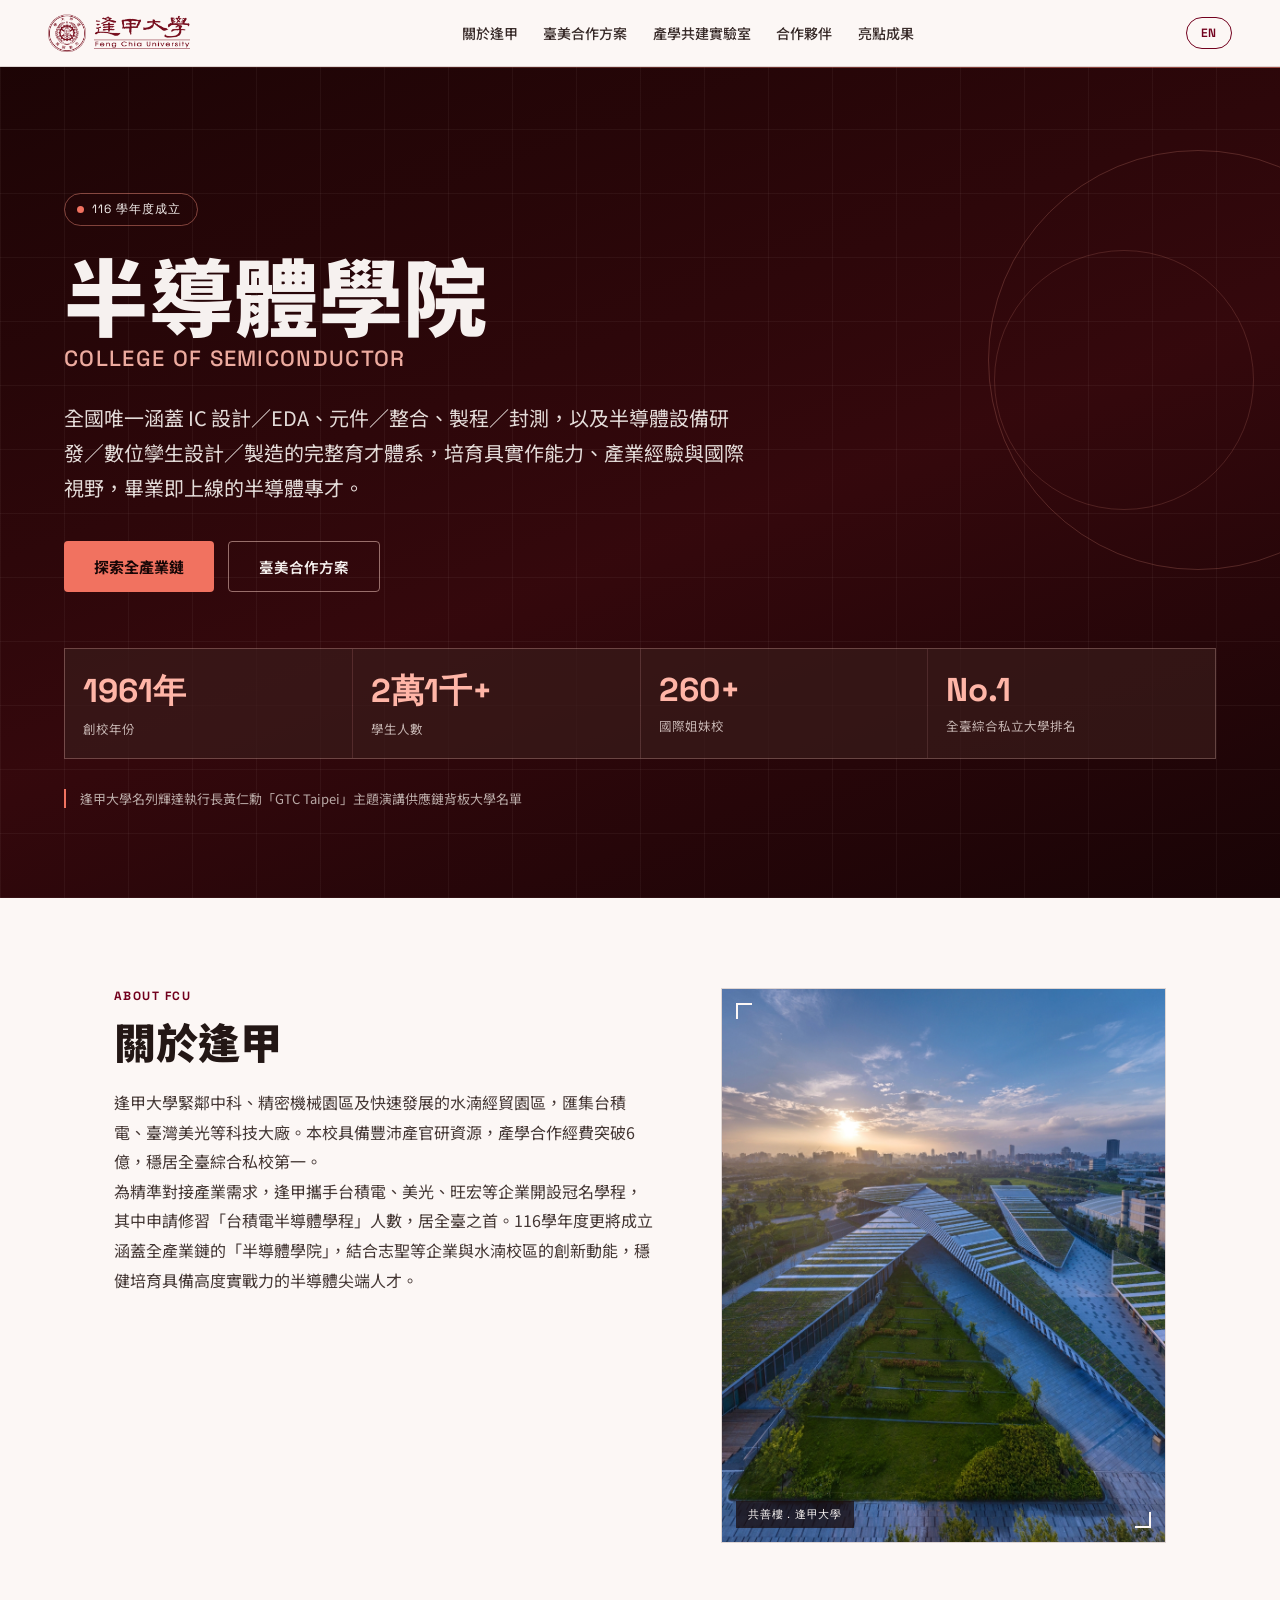
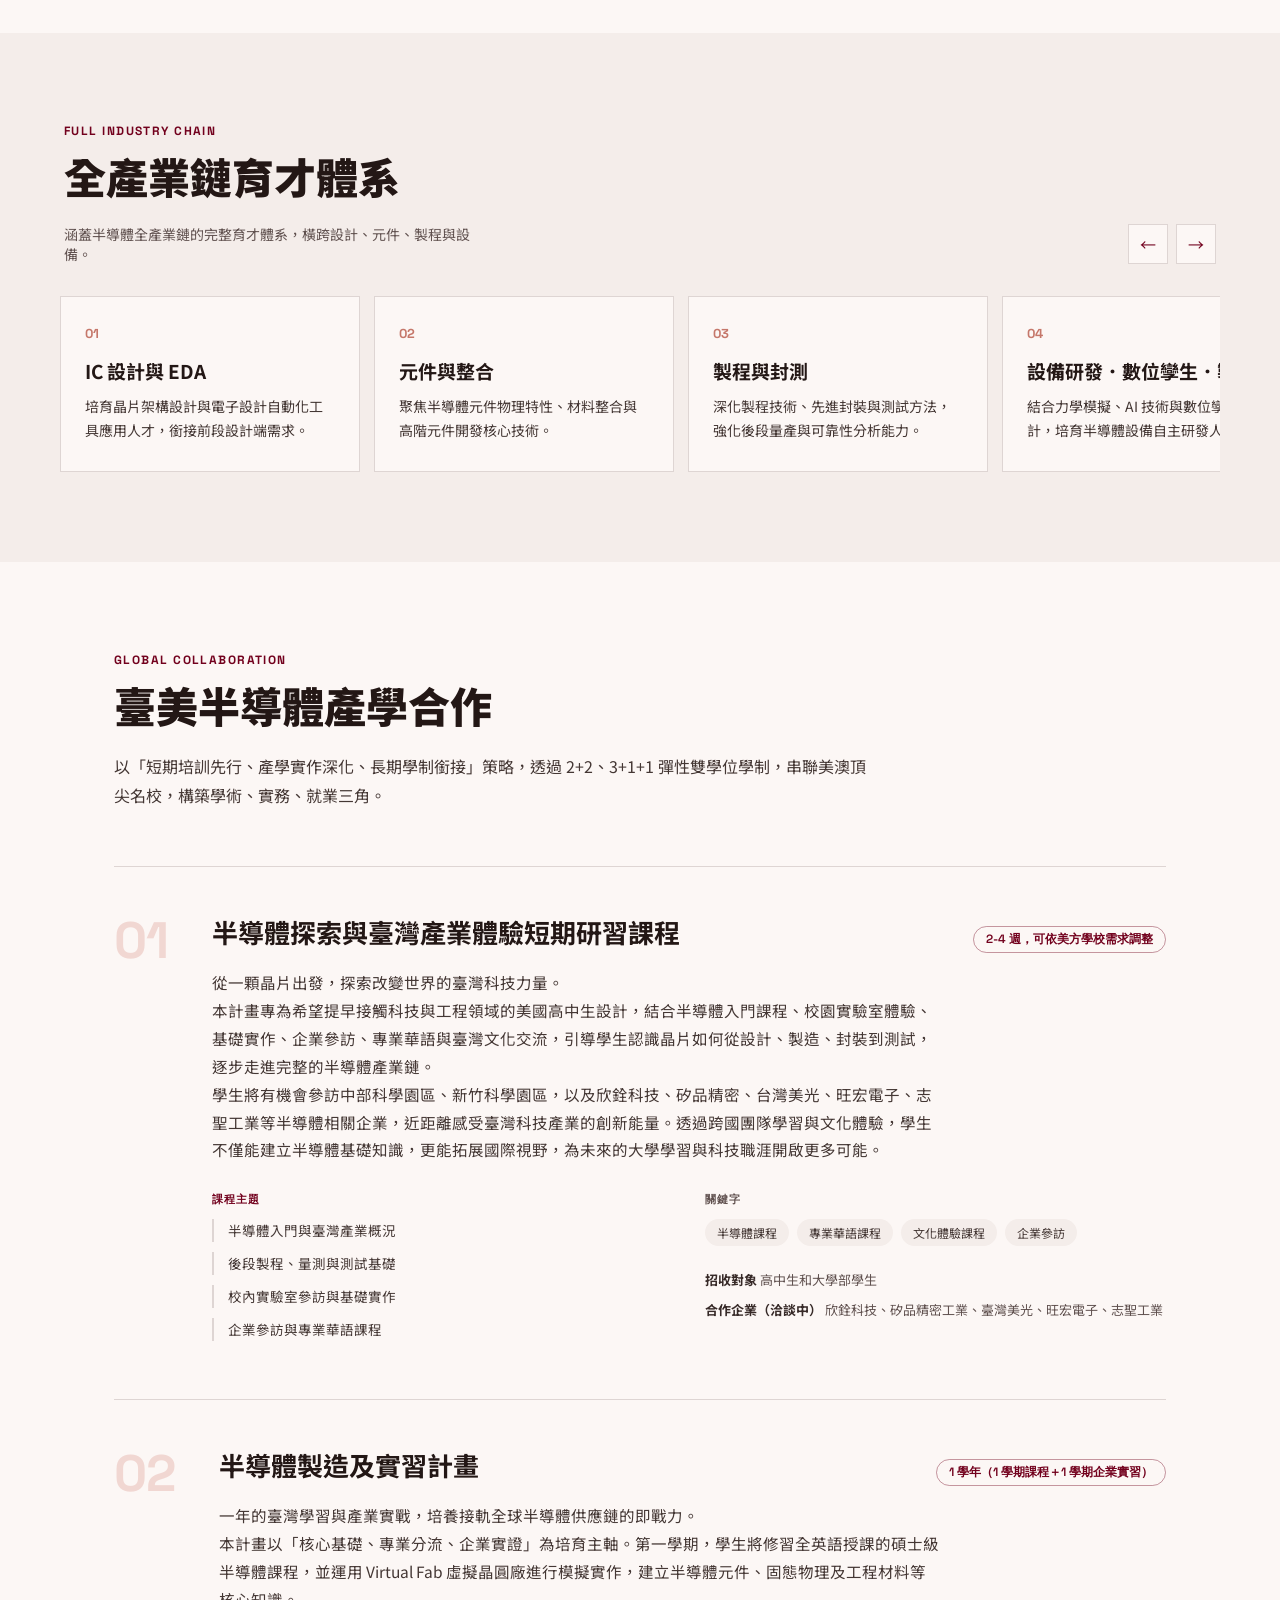
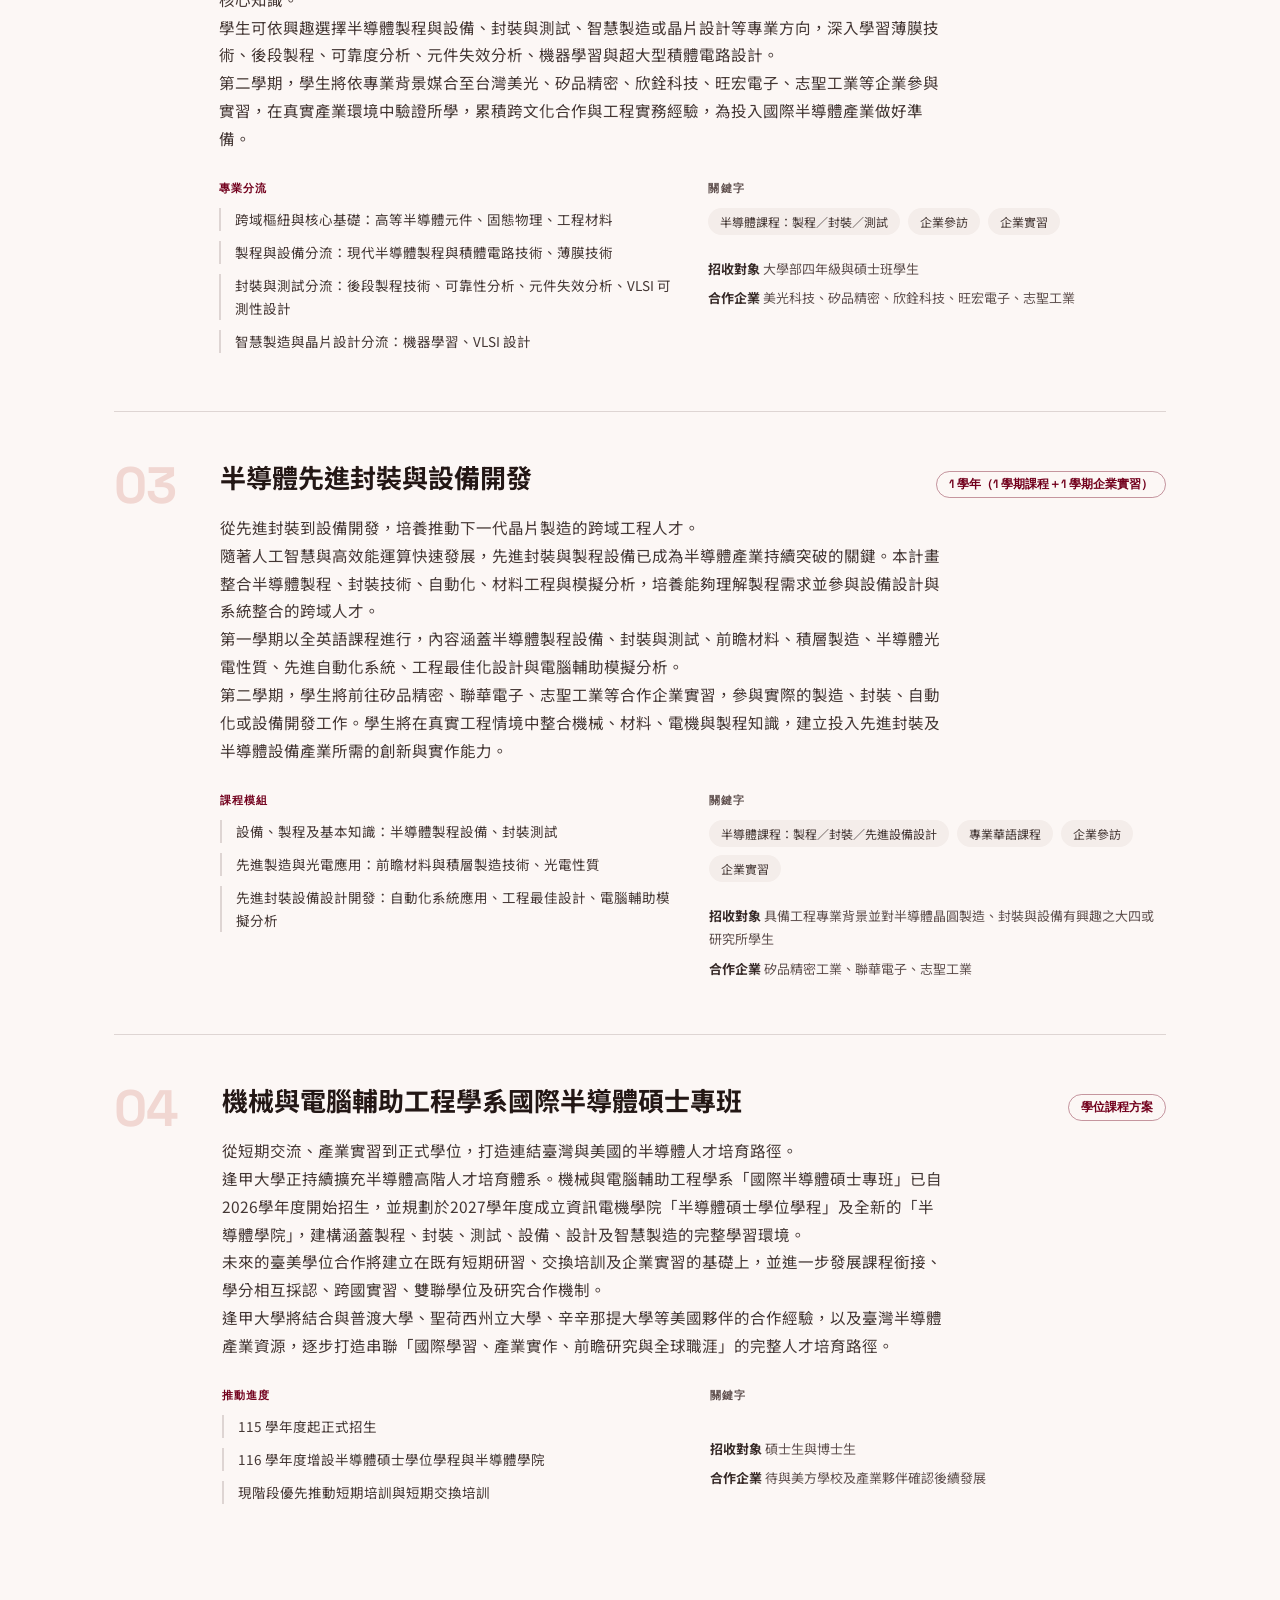
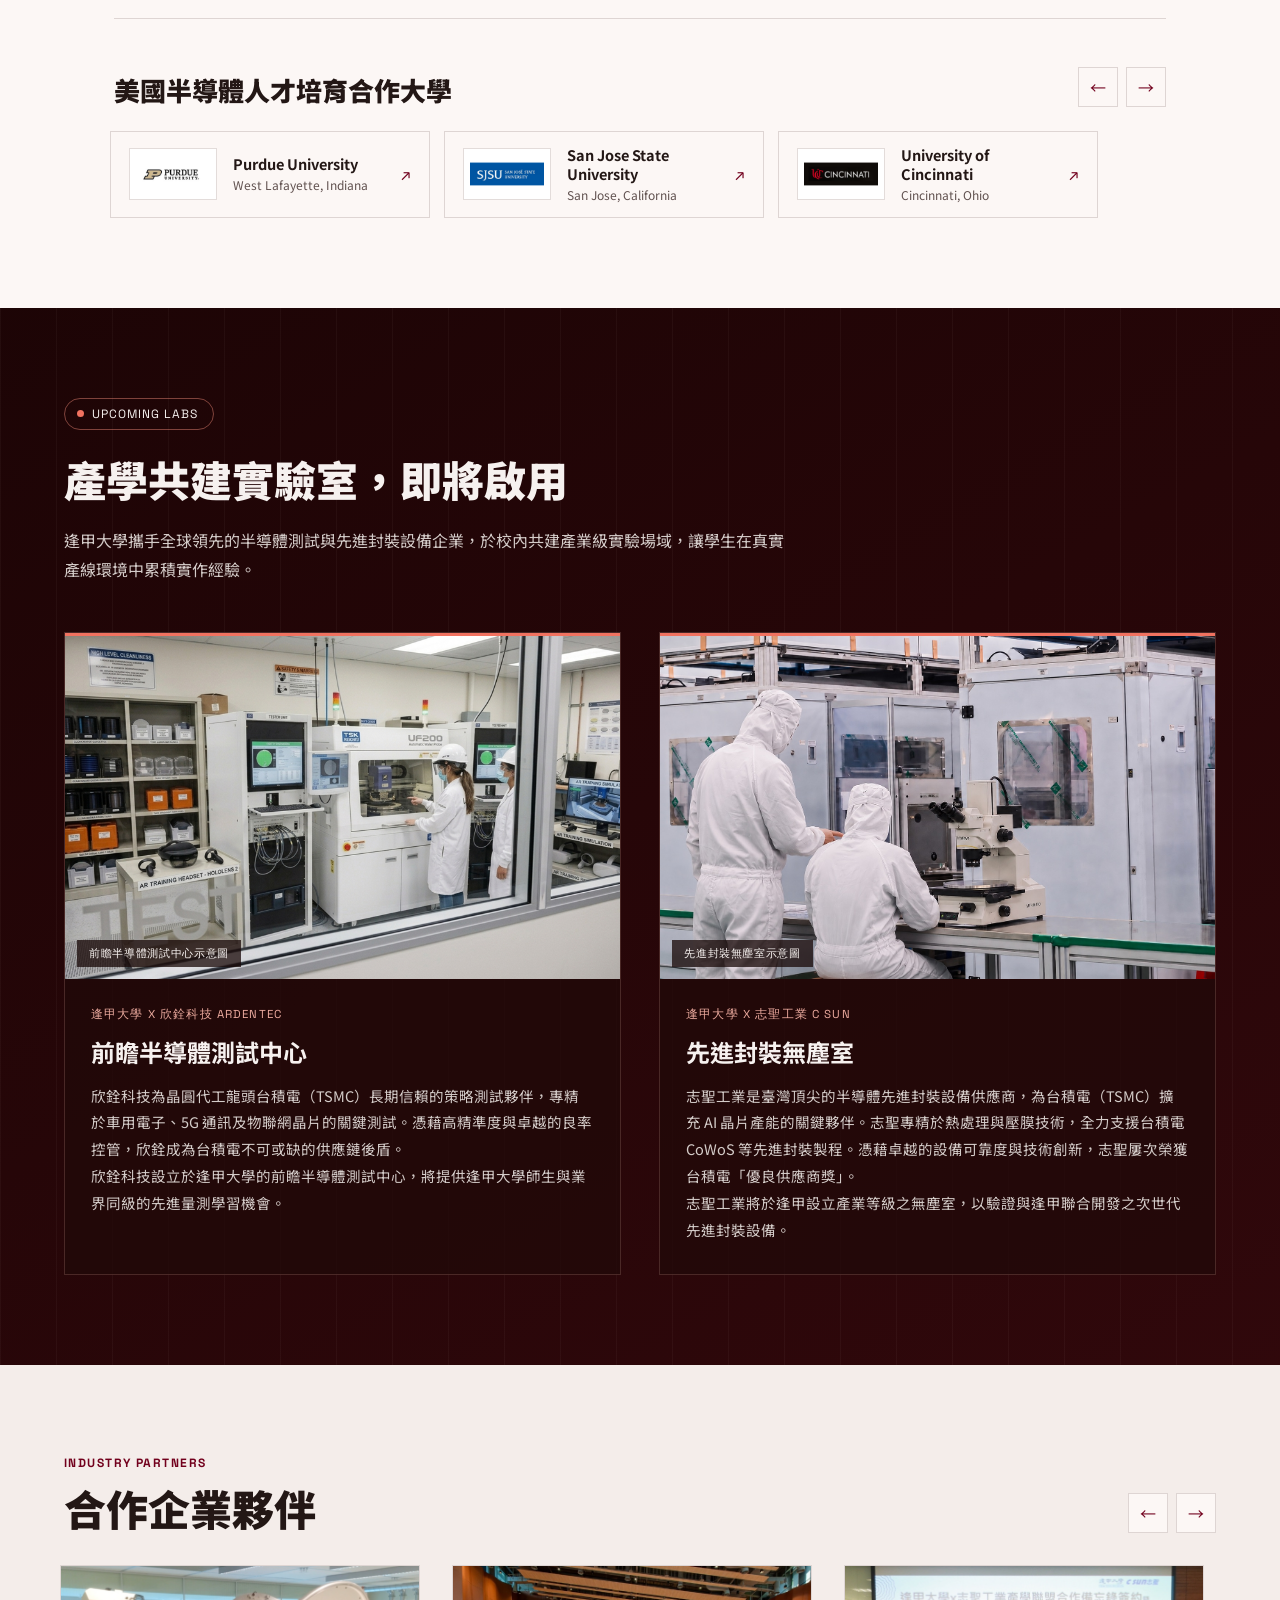
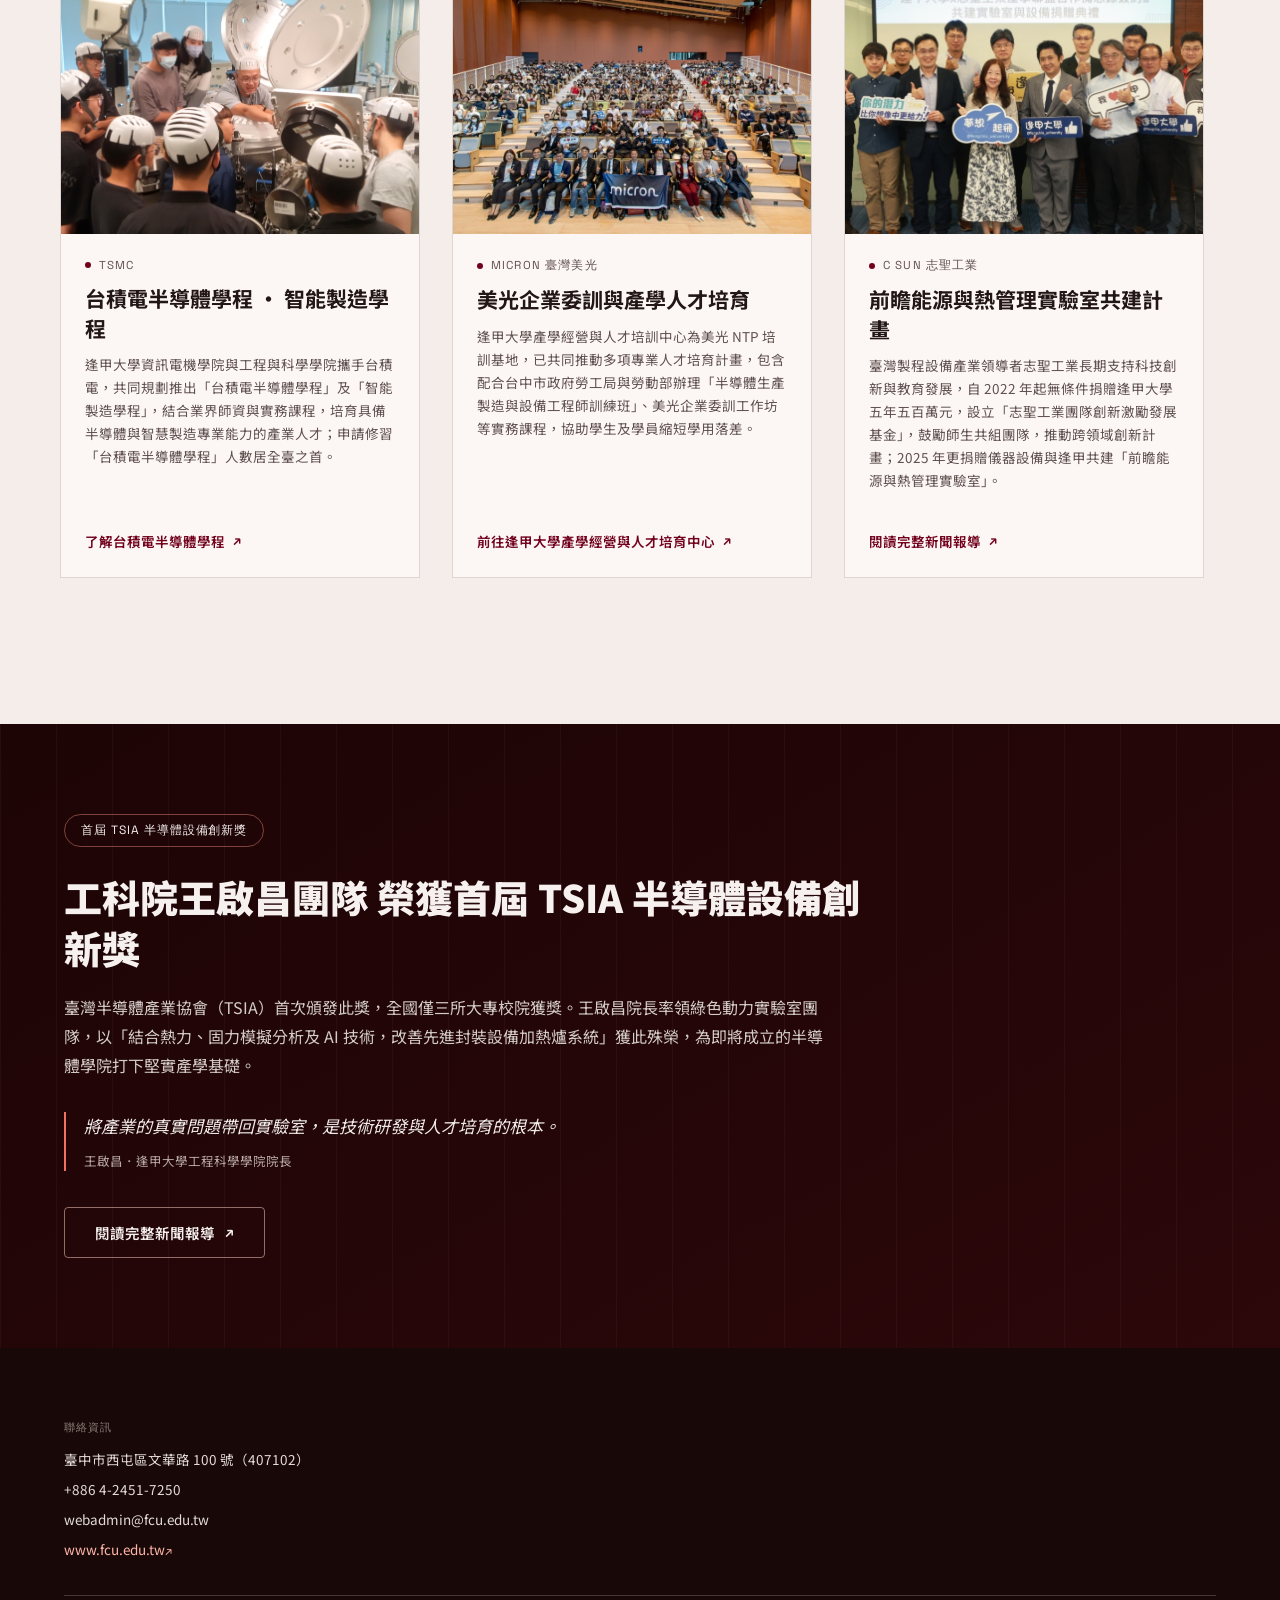
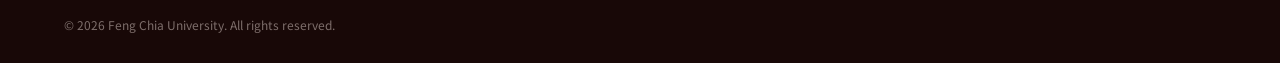
<file: index.html>
<!DOCTYPE html>
<html lang="zh-Hant">
<head>
<meta charset="utf-8">
<meta name="viewport" content="width=device-width, initial-scale=1">
<title>逢甲大學 半導體學院 | College of Semiconductor, FCU</title>
<meta name="description" content="逢甲大學緊鄰中科、精密機械園區及快速發展的水湳經貿園區，匯集台積電、台灣美光等科技大廠，具備豐沛產官研資源，致力培育具實作能力、產業銜接力的半導體人才。">
<meta property="og:title" content="逢甲大學 半導體學院 | College of Semiconductor, FCU">
<meta property="og:description" content="逢甲大學緊鄰中科、精密機械園區及快速發展的水湳經貿園區，匯集台積電、台灣美光等科技大廠，具備豐沛產官研資源，致力培育具實作能力、產業銜接力的半導體人才。">
<link rel="preconnect" href="https://fonts.googleapis.com">
<link href="https://fonts.googleapis.com/css2?family=Noto+Sans+TC:wght@400;500;700;900&family=Space+Grotesk:wght@500;600;700&display=swap" rel="stylesheet">
<link rel="stylesheet" href="css/style.css">
</head>
<body>

<!-- NAV -->
<header class="nav">
  <a href="#hero" class="nav__brand">
    <img src="assets/fcu-logo-full.png" alt="逢甲大學 Feng Chia University" class="nav__logo">
  </a>

  <nav class="nav__links" id="nav-desktop" aria-label="Primary"></nav>

  <div class="nav__actions">
    <button type="button" class="lang-btn" id="lang-toggle">EN</button>
    <button type="button" class="menu-toggle" id="menu-toggle" aria-label="menu" aria-expanded="false">
      <span></span><span></span><span></span>
    </button>
  </div>
</header>

<div class="mobile-backdrop" id="mobile-backdrop"></div>
<div class="mobile-menu" id="mobile-menu">
  <nav class="mobile-menu__links" id="mobile-menu-links" aria-label="Mobile"></nav>
</div>

<main>

  <!-- HERO -->
  <section id="hero" class="hero">
    <div class="hero__grid-bg" aria-hidden="true"></div>
    <div class="hero__scanline" aria-hidden="true"></div>
    <div class="hero__ring hero__ring--1" aria-hidden="true"></div>
    <div class="hero__ring hero__ring--2" aria-hidden="true"></div>

    <div class="hero__inner">
      <div class="badge">
        <span class="badge__dot"></span>
        <span id="hero-badge"></span>
      </div>
      <h1 class="hero__title" id="hero-title"></h1>
      <div class="hero__subtitle" id="hero-titlesub"></div>
      <p class="hero__desc" id="hero-desc"></p>

      <div class="hero__cta">
        <a href="#chain" class="btn btn--primary" id="hero-cta-primary"></a>
        <a href="#global" class="btn btn--outline-light" id="hero-cta-secondary"></a>
      </div>

      <div class="stats-nav" id="stats-nav">
        <button type="button" class="scroll-btn scroll-btn--dark" id="stats-scroll-left" aria-label="scroll left">←</button>
        <button type="button" class="scroll-btn scroll-btn--dark" id="stats-scroll-right" aria-label="scroll right">→</button>
      </div>
      <div class="stats-grid scroll-hide" id="stats-grid"></div>

      <div class="hero__note" id="hero-note"></div>
    </div>
  </section>

  <!-- ABOUT -->
  <section id="about" class="section about">
    <div class="about__grid">
      <div>
        <div class="kicker" id="about-kicker"></div>
        <h2 class="h2" id="about-title"></h2>
        <p class="about__body" id="about-body"></p>
      </div>
      <div class="about__photo">
        <img src="assets/fcu-campus.jpg" alt="逢甲大學共善樓">
        <div class="corner corner--tl"></div>
        <div class="corner corner--br"></div>
        <div class="photo-label" id="about-img-label"></div>
      </div>
    </div>
  </section>

  <!-- INDUSTRY CHAIN -->
  <section id="chain" class="section section--alt">
    <div class="section__inner">
      <div class="section-head">
        <div>
          <div class="kicker" id="chain-kicker"></div>
          <h2 class="h2" id="chain-title"></h2>
          <div class="section-head__desc" id="chain-desc"></div>
        </div>
        <div class="scroll-btns">
          <button type="button" class="scroll-btn" id="chain-scroll-left" aria-label="scroll left">←</button>
          <button type="button" class="scroll-btn" id="chain-scroll-right" aria-label="scroll right">→</button>
        </div>
      </div>
      <div class="chain-track scroll-hide" id="chain-track"></div>
    </div>
  </section>

  <!-- GLOBAL COLLABORATION -->
  <section id="global" class="section">
    <div class="section-intro">
      <div class="kicker" id="global-kicker"></div>
      <h2 class="h2" id="global-title"></h2>
      <p class="section-intro__desc" id="global-desc"></p>
    </div>

    <div id="programs-container"></div>

    <div class="uni-block">
      <div class="section-head">
        <h3 class="uni-block__label" id="uni-label"></h3>
        <div class="scroll-btns">
          <button type="button" class="scroll-btn" id="uni-scroll-left" aria-label="scroll left">←</button>
          <button type="button" class="scroll-btn" id="uni-scroll-right" aria-label="scroll right">→</button>
        </div>
      </div>
      <div class="uni-track scroll-hide" id="uni-grid"></div>
    </div>
  </section>

  <!-- UPCOMING LABS -->
  <section id="labs" class="section section--dark">
    <div class="dark-grid-bg" aria-hidden="true"></div>
    <div class="section__inner">
      <div class="badge">
        <span class="badge__dot"></span>
        <span id="labs-kicker"></span>
      </div>
      <h2 class="h2 h2--light" id="labs-title"></h2>
      <p class="dark-desc" id="labs-desc"></p>
      <div class="labs-grid" id="labs-grid"></div>
    </div>
  </section>

  <!-- PARTNERS -->
  <section id="partners" class="section section--alt">
    <div class="section__inner">
      <div class="section-head">
        <div>
          <div class="kicker" id="partners-kicker"></div>
          <h3 class="h2 h2--tight" id="partners-title"></h3>
        </div>
        <div class="scroll-btns">
          <button type="button" class="scroll-btn" id="partners-scroll-left" aria-label="scroll left">←</button>
          <button type="button" class="scroll-btn" id="partners-scroll-right" aria-label="scroll right">→</button>
        </div>
      </div>

      <div class="partners-track scroll-hide" id="partners-track"></div>

      <div class="other-partners" id="other-partners" hidden>
        <div class="other-partners__label" id="other-partners-label"></div>
        <div class="other-partners__list" id="other-partners-list"></div>
      </div>
    </div>
  </section>

  <!-- HIGHLIGHT -->
  <section id="highlight" class="section section--dark">
    <div class="dark-grid-bg" aria-hidden="true"></div>
    <div class="section__inner">
      <div class="pill" id="highlight-badge"></div>
      <h2 class="h2 h2--light highlight__title" id="highlight-title"></h2>
      <p class="dark-desc highlight__desc" id="highlight-desc"></p>
      <blockquote class="highlight__quote">
        <p id="highlight-quote"></p>
        <cite id="highlight-quoteby"></cite>
      </blockquote>
      <a href="#" target="_blank" rel="noopener" class="btn btn--outline-light" id="highlight-link"></a>
    </div>
  </section>

</main>

<!-- CONTACT / FOOTER -->
<footer id="contact" class="footer">
  <div class="footer__top">
    <div class="footer__label" id="contact-title"></div>
    <div id="contact-address"></div>
    <div id="contact-phone"></div>
    <div id="contact-email"></div>
    <a href="https://www.fcu.edu.tw/" target="_blank" rel="noopener" class="footer__site" id="contact-site"></a>
  </div>
  <div class="footer__bottom" id="contact-copyright"></div>
</footer>

<script src="js/data.js"></script>
<script src="js/main.js"></script>
</body>
</html>
</file>
<file: css/style.css>
:root {
  --bg: oklch(98% 0.006 40);
  --text: oklch(22% 0.02 30);
  --text-muted: oklch(35% 0.02 30);
  --text-muted-2: oklch(45% 0.02 30);
  --text-muted-3: oklch(30% 0.02 30);
  --border: oklch(88% 0.01 40);
  --border-soft: oklch(92% 0.008 40);
  --border-soft-2: oklch(90% 0.008 40);
  --border-strong: oklch(85% 0.01 40);
  --accent: oklch(35% 0.14 18);
  --gold: oklch(70% 0.16 30);
  --gold-hover: oklch(78% 0.16 30);
  --surface-alt: oklch(95% 0.008 40);
  --dark-1: oklch(16% 0.045 20);
  --dark-2: oklch(22% 0.07 20);
  --dark-3: oklch(15% 0.04 15);
  --dark-labs-2: oklch(21% 0.065 20);
  --dark-highlight-2: oklch(20% 0.06 20);
  --footer-bg: oklch(16% 0.03 25);
}

* { box-sizing: border-box; }
html, body { margin: 0; padding: 0; }
body {
  font-family: 'Noto Sans TC', 'Space Grotesk', -apple-system, sans-serif;
  background: var(--bg);
  color: var(--text);
  width: 100%;
  min-width: 320px;
  overflow-x: hidden;
}
a { color: inherit; text-decoration: none; }
img { max-width: 100%; }
button { font-family: inherit; }

.mono { font-family: 'Space Grotesk', sans-serif; }

@keyframes fcu-pulse { 0%, 100% { opacity: 0.35; } 50% { opacity: 0.7; } }
@keyframes fcu-scan { 0% { transform: translateX(-100%); } 100% { transform: translateX(100%); } }

.scroll-hide { scrollbar-width: none; -ms-overflow-style: none; }
.scroll-hide::-webkit-scrollbar { display: none; }

/* ===== NAV ===== */
.nav {
  position: sticky;
  top: 0;
  z-index: 50;
  background: oklch(98% 0.006 40 / 0.92);
  backdrop-filter: blur(10px);
  border-bottom: 1px solid var(--border);
  display: flex;
  align-items: center;
  justify-content: space-between;
  padding: 14px clamp(16px, 4vw, 48px);
  gap: 16px;
}
.nav__brand { display: flex; align-items: center; flex-shrink: 0; }
.nav__logo { height: 38px; width: auto; object-fit: contain; }
.nav__links { display: none; align-items: center; gap: clamp(18px, 2vw, 34px); }
.nav__links a {
  font-size: 14px;
  font-weight: 500;
  color: oklch(30% 0.02 30);
  white-space: nowrap;
}
.nav__links a:hover { color: var(--accent); }
.nav__actions { display: flex; align-items: center; gap: 10px; flex-shrink: 0; }

.lang-btn {
  font-family: 'Space Grotesk', sans-serif;
  font-size: 12px;
  font-weight: 600;
  letter-spacing: 0.05em;
  border: 1px solid var(--accent);
  background: transparent;
  color: var(--accent);
  padding: 7px 14px;
  border-radius: 999px;
  cursor: pointer;
}
.lang-btn:hover { background: var(--accent); color: var(--bg); }

.menu-toggle {
  display: flex;
  align-items: center;
  justify-content: center;
  width: 38px;
  height: 38px;
  border: 1px solid var(--border);
  background: transparent;
  border-radius: 8px;
  cursor: pointer;
  flex-direction: column;
  gap: 4px;
  position: relative;
  z-index: 60;
}
.menu-toggle span {
  width: 18px;
  height: 2px;
  background: var(--text);
  display: block;
  transition: transform 0.25s ease, opacity 0.15s ease;
}
.menu-toggle[aria-expanded="true"] span:nth-child(1) { transform: translateY(6px) rotate(45deg); }
.menu-toggle[aria-expanded="true"] span:nth-child(2) { opacity: 0; }
.menu-toggle[aria-expanded="true"] span:nth-child(3) { transform: translateY(-6px) rotate(-45deg); }

.mobile-backdrop {
  display: none;
  position: fixed;
  inset: 0;
  z-index: 47;
  background: oklch(16% 0.03 25 / 0.5);
  backdrop-filter: blur(2px);
}
.mobile-menu {
  display: none;
  position: fixed;
  top: 0;
  right: 0;
  bottom: 0;
  width: min(320px, 80vw);
  z-index: 48;
  background: var(--bg);
  box-shadow: -8px 0 32px oklch(16% 0.03 25 / 0.25);
  flex-direction: column;
  padding: 88px 28px 28px;
}
body.menu-open .mobile-backdrop,
body.menu-open .mobile-menu { display: flex; }
.mobile-menu__links { display: flex; flex-direction: column; }
.mobile-menu__links a {
  padding: 16px 0;
  font-size: 17px;
  font-weight: 600;
  border-bottom: 1px solid var(--border-soft);
}

@media (min-width: 860px) {
  .nav__links { display: flex !important; }
  .menu-toggle { display: none !important; }
  .mobile-backdrop, .mobile-menu { display: none !important; }
}

/* ===== SHARED ===== */
.section { padding: clamp(64px, 10vh, 120px) clamp(20px, 5vw, 64px); max-width: 1180px; margin: 0 auto; position: relative; }
.section--alt { max-width: none; background: var(--surface-alt); }
.section__inner { max-width: 1180px; margin: 0 auto; position: relative; }
.section--dark { color: oklch(96% 0.006 40); overflow: hidden; max-width: none; }

.kicker {
  font-family: 'Space Grotesk', sans-serif;
  font-size: 12px;
  letter-spacing: 0.12em;
  color: var(--accent);
  font-weight: 700;
  margin-bottom: 12px;
}
.h2 { font-size: clamp(28px, 4vw, 42px); font-weight: 900; margin: 0 0 22px; line-height: 1.2; }
.h2--tight { margin: 0; }
.h2--light { color: oklch(96% 0.006 40); }

.badge {
  display: inline-flex;
  align-items: center;
  gap: 8px;
  border: 1px solid oklch(70% 0.12 30 / 0.5);
  border-radius: 999px;
  padding: 7px 16px 7px 12px;
  font-family: 'Space Grotesk', sans-serif;
  font-size: 12px;
  letter-spacing: 0.08em;
  text-transform: uppercase;
  margin-bottom: 24px;
  white-space: nowrap;
}
.badge__dot {
  width: 7px;
  height: 7px;
  border-radius: 50%;
  background: var(--gold);
  animation: fcu-pulse 2s ease-in-out infinite;
  display: inline-block;
  flex-shrink: 0;
}

.pill {
  display: inline-flex;
  align-items: center;
  gap: 8px;
  border: 1px solid oklch(70% 0.12 30 / 0.5);
  border-radius: 999px;
  padding: 7px 16px;
  font-family: 'Space Grotesk', sans-serif;
  font-size: 12px;
  letter-spacing: 0.08em;
  text-transform: uppercase;
  margin-bottom: 24px;
  white-space: nowrap;
}

.btn {
  font-weight: 700;
  font-size: 15px;
  padding: 14px 30px;
  border-radius: 4px;
  white-space: nowrap;
  display: inline-flex;
  align-items: center;
  gap: 10px;
}
.btn--primary { background: var(--gold); color: oklch(15% 0.03 20); }
.btn--primary:hover { background: var(--gold-hover); }
.btn--outline-light { border: 1px solid oklch(80% 0.05 30 / 0.6); color: oklch(96% 0.006 40); font-weight: 600; font-size: 14.5px; }
.btn--outline-light:hover { border-color: oklch(96% 0.006 40); background: oklch(96% 0.006 40 / 0.08); }

.scroll-btns { display: flex; gap: 8px; flex-shrink: 0; }
.scroll-btn {
  width: 40px;
  height: 40px;
  border: 1px solid var(--border);
  background: var(--bg);
  cursor: pointer;
  font-size: 16px;
  color: var(--accent);
}
.scroll-btn:hover { background: var(--accent); color: var(--bg); border-color: var(--accent); }
.scroll-btn--dark {
  width: 36px;
  height: 36px;
  border: 1px solid oklch(70% 0.1 30 / 0.4);
  background: transparent;
  cursor: pointer;
  font-size: 15px;
  color: oklch(90% 0.06 30);
}
.scroll-btn--dark:hover { background: oklch(96% 0.006 40 / 0.1); }

.section-head { display: flex; justify-content: space-between; align-items: flex-end; flex-wrap: wrap; gap: 16px; margin-bottom: 32px; }
.section-head__desc { font-size: 14px; color: var(--text-muted-2); max-width: 420px; }

.corner { position: absolute; width: 16px; height: 16px; }
.corner--tl { top: 14px; left: 14px; border-top: 2px solid oklch(98% 0.006 40); border-left: 2px solid oklch(98% 0.006 40); }
.corner--br { bottom: 14px; right: 14px; border-bottom: 2px solid oklch(98% 0.006 40); border-right: 2px solid oklch(98% 0.006 40); }
.photo-label {
  position: absolute;
  bottom: 14px;
  left: 14px;
  font-family: 'Space Grotesk', sans-serif;
  font-size: 11px;
  letter-spacing: 0.06em;
  color: oklch(98% 0.006 40);
  background: oklch(16% 0.03 25 / 0.7);
  padding: 6px 12px;
}

/* ===== HERO ===== */
.hero {
  position: relative;
  overflow: hidden;
  background: linear-gradient(160deg, var(--dark-1) 0%, var(--dark-2) 55%, var(--dark-3) 100%);
  padding: clamp(72px, 14vh, 140px) clamp(20px, 5vw, 64px) clamp(56px, 10vh, 110px);
  color: oklch(96% 0.006 40);
}
.hero__grid-bg {
  position: absolute; inset: 0;
  background-image:
    repeating-linear-gradient(0deg, oklch(90% 0.02 40 / 0.05) 0px, oklch(90% 0.02 40 / 0.05) 1px, transparent 1px, transparent 64px),
    repeating-linear-gradient(90deg, oklch(90% 0.02 40 / 0.05) 0px, oklch(90% 0.02 40 / 0.05) 1px, transparent 1px, transparent 64px);
  pointer-events: none;
}
.hero__scanline {
  position: absolute; top: 0; left: 0; width: 200%; height: 1px;
  background: linear-gradient(90deg, transparent, oklch(70% 0.14 30 / 0.6), transparent);
  animation: fcu-scan 7s linear infinite;
}
.hero__ring { position: absolute; border-radius: 50%; pointer-events: none; }
.hero__ring--1 { right: -10%; top: 10%; width: 420px; height: 420px; border: 1px solid oklch(70% 0.1 30 / 0.25); }
.hero__ring--2 { right: 2%; top: 22%; width: 260px; height: 260px; border: 1px solid oklch(70% 0.1 30 / 0.2); }

.hero__inner { position: relative; max-width: 1180px; margin: 0 auto; }
.hero__title { font-size: clamp(40px, 7vw, 84px); font-weight: 900; line-height: 1.05; margin: 0 0 6px; letter-spacing: 0.01em; }
.hero__subtitle {
  font-family: 'Space Grotesk', sans-serif;
  font-size: clamp(16px, 2vw, 22px);
  font-weight: 500;
  letter-spacing: 0.06em;
  color: oklch(80% 0.08 30);
  margin-bottom: 28px;
  text-transform: uppercase;
}
.hero__desc { font-size: clamp(16px, 1.6vw, 20px); line-height: 1.75; max-width: 680px; color: oklch(90% 0.01 40); margin: 0 0 36px; }
.hero__cta { display: flex; flex-wrap: wrap; gap: 14px; margin-bottom: 56px; }

.stats-nav { display: none; justify-content: flex-end; gap: 8px; margin-bottom: 10px; }
.stats-grid {
  display: grid;
  grid-template-columns: repeat(auto-fit, minmax(150px, 1fr));
  gap: 1px;
  background: oklch(70% 0.05 30 / 0.25);
  border: 1px solid oklch(70% 0.05 30 / 0.25);
}
.stat-tile { background: oklch(18% 0.05 20 / 0.6); padding: 20px 18px; }
.stat-tile__value { font-family: 'Space Grotesk', sans-serif; font-size: clamp(24px, 2.86vw, 33px); font-weight: 700; color: oklch(85% 0.1 30); margin-bottom: 6px; }
.stat-tile__label { font-size: 12.5px; color: oklch(78% 0.02 30); line-height: 1.4; }

.hero__note { margin-top: 30px; font-size: 13px; color: oklch(75% 0.02 30); border-left: 2px solid var(--gold); padding-left: 14px; }

@media (max-width: 720px) {
  .stats-nav { display: flex; }
  .stats-grid {
    display: flex;
    overflow-x: auto;
    scroll-snap-type: x mandatory;
    gap: 10px;
    background: none;
    border: none;
  }
  .stat-tile { flex: 0 0 60vw; scroll-snap-align: start; }
}

/* ===== ABOUT ===== */
.about__grid { display: grid; grid-template-columns: 1.1fr 0.9fr; gap: clamp(32px, 5vw, 64px); align-items: start; }
.about__body { font-size: 16px; line-height: 1.85; color: var(--text-muted); margin: 0; white-space: pre-line; }
.about__photo { position: relative; aspect-ratio: 4/5; border: 1px solid var(--border); overflow: hidden; }
.about__photo img { width: 100%; height: 100%; object-fit: cover; display: block; }

@media (max-width: 720px) {
  .about__grid { grid-template-columns: 1fr; }
  .about__photo { aspect-ratio: 16/9; }
}

/* ===== CHAIN ===== */
.chain-track {
  display: flex; gap: 14px; overflow-x: auto;
  scroll-snap-type: x mandatory; margin: 0 -4px; scroll-behavior: smooth;
  -webkit-overflow-scrolling: touch;
}
.chain-card {
  background: var(--bg); border: 1px solid var(--border); padding: 28px 24px;
  position: relative; flex: 0 0 clamp(240px, 80vw, 300px); min-width: 0; scroll-snap-align: start;
}
.chain-card__tag { font-family: 'Space Grotesk', sans-serif; font-size: 13px; font-weight: 700; color: oklch(65% 0.1 30); margin-bottom: 16px; }
.chain-card h3 { font-size: 19px; font-weight: 700; margin: 0 0 12px; line-height: 1.35; }
.chain-card p { font-size: 14px; line-height: 1.7; color: var(--text-muted); margin: 0; }

/* ===== GLOBAL / PROGRAMS ===== */
.section-intro { margin-bottom: 56px; }
.section-intro__desc { font-size: 16px; line-height: 1.8; color: var(--text-muted); max-width: 760px; margin: 0; }

#programs-container { display: flex; flex-direction: column; }
.program-row {
  border-top: 1px solid var(--border);
  padding: 48px 0;
  display: grid;
  grid-template-columns: auto 1fr;
  gap: clamp(20px, 4vw, 44px);
}
.program-row__num {
  font-family: 'Space Grotesk', sans-serif;
  font-size: clamp(34px, 4vw, 52px);
  font-weight: 700;
  color: oklch(90% 0.03 30);
  line-height: 1;
  letter-spacing: -0.02em;
}
.program-row__head { display: flex; flex-wrap: wrap; justify-content: space-between; align-items: baseline; gap: 12px; margin-bottom: 16px; }
.program-row__head h3 { font-size: clamp(20px, 2.4vw, 26px); font-weight: 700; margin: 0; line-height: 1.3; }
.program-row__duration {
  font-family: 'Space Grotesk', sans-serif; font-size: 12px; font-weight: 600; color: var(--accent);
  border: 1px solid oklch(35% 0.14 18 / 0.4); padding: 4px 12px; border-radius: 999px; white-space: nowrap;
}
.program-row__desc { font-size: 15.5px; line-height: 1.8; color: var(--text-muted); max-width: 720px; margin: 0 0 28px; white-space: pre-wrap; }
.program-row__cols { display: grid; grid-template-columns: repeat(auto-fit, minmax(260px, 1fr)); gap: 32px; }
.program-row__label {
  font-family: 'Space Grotesk', sans-serif; font-size: 11px; letter-spacing: 0.1em; color: var(--accent);
  font-weight: 700; text-transform: uppercase; margin-bottom: 12px;
}
.program-row__label--muted { color: var(--text-muted-2); }
.program-row__track {
  font-size: 13.5px; line-height: 1.7; color: var(--text-muted); padding-left: 14px;
  border-left: 2px solid var(--border); margin-bottom: 10px;
}
.program-row__keywords { display: flex; flex-wrap: wrap; gap: 8px; margin-bottom: 22px; }
.program-row__keyword { font-size: 12px; background: var(--surface-alt); color: var(--text-muted); padding: 5px 12px; border-radius: 999px; }
.program-row__meta { font-size: 13px; line-height: 1.8; color: var(--text-muted-2); }
.program-row__meta div { margin-bottom: 6px; }
.program-row__meta strong { color: var(--text-muted-3); }

@media (max-width: 720px) {
  .program-row { grid-template-columns: 1fr; }
}

.uni-block { border-top: 1px solid var(--border); padding-top: 48px; margin-top: 56px; }
.uni-block .section-head { margin-bottom: 24px; }
.uni-block__label { font-size: clamp(20px, 2.4vw, 26px); font-weight: 900; margin: 0; line-height: 1.3; }
.uni-track {
  display: flex; gap: 14px; overflow-x: auto; scroll-snap-type: x mandatory;
  margin: 0 -4px; scroll-behavior: smooth; -webkit-overflow-scrolling: touch;
}
.uni-card {
  position: relative; background: var(--bg); color: var(--text); border: 1px solid var(--border);
  display: flex; align-items: center; gap: 16px; padding: 14px 18px; overflow: hidden;
  flex: 0 0 clamp(260px, 80vw, 320px); min-width: 0; scroll-snap-align: start;
}
.uni-card:hover { border-color: var(--accent); }
.uni-card__logo {
  width: 88px; height: 52px; flex-shrink: 0; overflow: hidden; display: flex; align-items: center;
  justify-content: center; background: oklch(100% 0 0); border: 1px solid var(--border-soft-2); padding: 6px;
}
.uni-card__logo img { max-width: 100%; max-height: 100%; object-fit: contain; display: block; }
.uni-card__info { display: flex; flex-direction: column; gap: 2px; min-width: 0; }
.uni-card__name { font-size: 14.5px; font-weight: 700; line-height: 1.3; }
.uni-card__loc { font-size: 12px; color: var(--text-muted-2); }
.uni-card__arrow { font-family: 'Space Grotesk', sans-serif; font-size: 16px; color: var(--accent); flex-shrink: 0; margin-left: auto; }

/* ===== LABS ===== */
.dark-grid-bg {
  position: absolute; inset: 0; pointer-events: none;
  background-image: repeating-linear-gradient(90deg, oklch(90% 0.02 40 / 0.04) 0px, oklch(90% 0.02 40 / 0.04) 1px, transparent 1px, transparent 56px);
}
#labs { background: linear-gradient(150deg, var(--dark-1) 0%, var(--dark-labs-2) 100%); }
.dark-desc { font-size: 16px; line-height: 1.8; color: oklch(85% 0.01 40); max-width: 720px; margin: 0 0 48px; }
.labs-grid { display: grid; grid-template-columns: repeat(auto-fit, minmax(320px, 1fr)); gap: clamp(24px, 3vw, 40px); }
.lab-card {
  background: var(--dark-1) / 0.75;
  background: oklch(18% 0.04 22 / 0.75);
  border: 1px solid oklch(45% 0.06 25 / 0.5);
  overflow: hidden; display: flex; flex-direction: column;
}
.lab-card__photo { position: relative; aspect-ratio: 16/10; overflow: hidden; }
.lab-card__photo img { width: 100%; height: 100%; object-fit: cover; display: block; }
.lab-card__photo-label {
  position: absolute; bottom: 12px; left: 12px; font-family: 'Space Grotesk', sans-serif; font-size: 11px;
  letter-spacing: 0.06em; color: oklch(98% 0.006 40); background: oklch(16% 0.03 25 / 0.75); padding: 6px 12px;
}
.lab-card__bar { position: absolute; top: 0; left: 0; width: 100%; height: 3px; background: var(--gold); }
.lab-card__body { padding: 28px 26px 30px; display: flex; flex-direction: column; flex: 1; }
.lab-card__partner {
  display: flex; align-items: center; gap: 8px; font-family: 'Space Grotesk', sans-serif; font-size: 11.5px;
  letter-spacing: 0.1em; text-transform: uppercase; color: oklch(80% 0.08 30); margin-bottom: 14px;
}
.lab-card__body h3 { font-size: clamp(20px, 2.2vw, 24px); font-weight: 700; margin: 0 0 14px; line-height: 1.35; }
.lab-card__body p { font-size: 14.5px; line-height: 1.85; color: oklch(85% 0.01 40); margin: 0; white-space: pre-wrap; }

/* ===== PARTNERS ===== */
.partners-track {
  display: flex; gap: clamp(20px, 3vw, 32px); overflow-x: auto; scroll-snap-type: x mandatory;
  margin: 0 -4px 56px; scroll-behavior: smooth; -webkit-overflow-scrolling: touch;
}
.partner-card {
  display: flex; flex-direction: column; text-decoration: none; background: var(--bg);
  border: 1px solid var(--border); overflow: hidden; flex: 0 0 clamp(300px, 80vw, 360px); min-width: 0; scroll-snap-align: start;
}
.partner-card:hover { border-color: var(--accent); }
.partner-card__photo { position: relative; aspect-ratio: 4/3; overflow: hidden; }
.partner-card__photo img { width: 100%; height: 100%; object-fit: cover; display: block; transform: scale(1); transition: transform 0.6s cubic-bezier(0.16,1,0.3,1); }
.partner-card:hover .partner-card__photo img { transform: scale(1.07); }
.partner-card__photo--placeholder {
  background: repeating-linear-gradient(135deg, oklch(93% 0.01 40) 0px, oklch(93% 0.01 40) 2px, oklch(97% 0.006 40) 2px, oklch(97% 0.006 40) 18px);
  display: flex; align-items: center; justify-content: center;
}
.partner-card__photo--placeholder span {
  font-family: 'Space Grotesk', sans-serif; font-size: 12px; letter-spacing: 0.06em; color: var(--text-muted-2);
  background: var(--bg); padding: 8px 14px; border: 1px solid var(--border);
}
.partner-card__body { padding: 24px 24px 26px; display: flex; flex-direction: column; flex: 1; }
.partner-card__logo-label {
  display: flex; align-items: center; gap: 8px; font-family: 'Space Grotesk', sans-serif; font-size: 11.5px;
  letter-spacing: 0.1em; text-transform: uppercase; color: var(--text-muted-2); margin-bottom: 12px;
}
.partner-card__logo-label span { width: 6px; height: 6px; border-radius: 50%; background: var(--accent); flex-shrink: 0; }
.partner-card__body h4 { font-size: clamp(18px, 1.9vw, 21px); font-weight: 700; margin: 0 0 10px; line-height: 1.4; color: var(--text); }
.partner-card__body p { font-size: 13.5px; line-height: 1.7; color: var(--text-muted-2); margin: 0 0 16px; }
.partner-card__link { display: flex; align-items: center; gap: 8px; color: var(--accent); font-weight: 600; font-size: 13.5px; margin-top: auto; }
.partner-card__link span:last-child { font-family: 'Space Grotesk', sans-serif; flex-shrink: 0; }

.other-partners { border-top: 1px solid var(--border); padding-top: 32px; }
.other-partners__label {
  font-family: 'Space Grotesk', sans-serif; font-size: 11px; letter-spacing: 0.1em; color: var(--text-muted-2);
  font-weight: 700; text-transform: uppercase; margin-bottom: 16px;
}
.other-partners__list { display: flex; flex-wrap: wrap; gap: 10px; }
.other-partner-chip {
  border: 1px solid var(--border-strong); background: var(--bg); color: var(--text-muted-3); padding: 12px 20px;
  font-weight: 700; font-size: 13.5px; cursor: pointer; display: flex; align-items: center; gap: 8px;
}
.other-partner-chip:hover { border-color: var(--accent); }
.other-partner-chip .arrow { font-family: 'Space Grotesk', sans-serif; font-size: 12px; color: var(--accent); }

/* ===== HIGHLIGHT ===== */
#highlight { background: linear-gradient(150deg, var(--dark-1) 0%, var(--dark-highlight-2) 100%); }
.highlight__title { max-width: 820px; font-size: clamp(26px, 3.6vw, 38px); margin: 0 0 20px; line-height: 1.35; }
.highlight__desc { max-width: 760px; margin-bottom: 32px; }
.highlight__quote {
  border-left: 2px solid var(--gold); padding-left: 18px; margin: 0 0 36px; max-width: 640px;
}
.highlight__quote p { font-size: 17px; font-style: italic; line-height: 1.6; margin: 0 0 8px; color: oklch(94% 0.006 40); }
.highlight__quote cite { font-size: 12.5px; color: oklch(75% 0.02 30); font-style: normal; }

/* ===== FOOTER ===== */
.footer { background: var(--footer-bg); color: oklch(90% 0.01 40); padding: clamp(48px, 8vh, 80px) clamp(20px, 5vw, 64px) 30px; }
.footer__top {
  max-width: 1180px; margin: 0 auto; display: flex; flex-direction: column; gap: 10px; font-size: 13.5px;
  padding-bottom: 36px; border-bottom: 1px solid oklch(35% 0.02 30);
}
.footer__label { font-family: 'Space Grotesk', sans-serif; font-size: 11px; letter-spacing: 0.1em; color: oklch(60% 0.02 30); text-transform: uppercase; margin-bottom: 4px; }
.footer__site { color: oklch(85% 0.1 30); }
.footer__bottom { max-width: 1180px; margin: 0 auto; padding-top: 20px; font-size: 12px; color: oklch(55% 0.02 30); }
</file>
